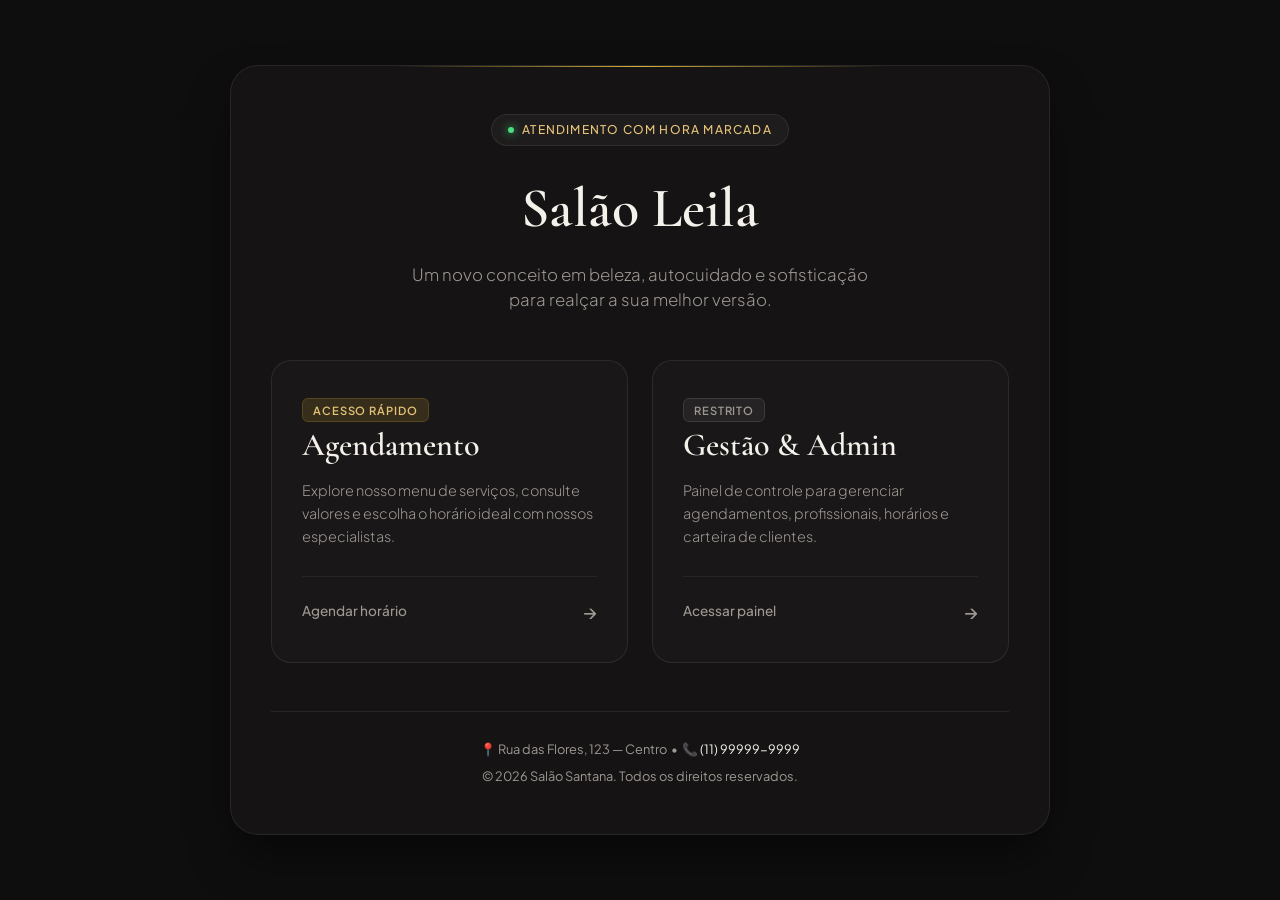
<file: templates/public/index.html>
<!DOCTYPE html>
<html lang="pt-BR">
<head>
    <meta charset="UTF-8">
    <meta name="viewport" content="width=device-width, initial-scale=1.0">
    <title>Salão Leila — Beauty & Concept</title>
    
    <!-- Google Fonts: Cormorant Garamond (Editorial de Luxo) + Plus Jakarta Sans (Moderna) -->
    <link rel="preconnect" href="https://fonts.googleapis.com">
    <link rel="preconnect" href="https://fonts.gstatic.com" crossorigin>
    <link href="https://fonts.googleapis.com/css2?family=Cormorant+Garamond:ital,wght@0,600;1,400&family=Plus+Jakarta+Sans:wght@300;400;500;600&display=swap" rel="stylesheet">
    
    <!-- Puxando TODO o estilo visual do seu arquivo CSS externo -->
    <link rel="stylesheet" href="/static/style.css">
</head>
<body>

    <div class="portal-container">
        
        <header class="portal-header">
            <div class="tag-status">Atendimento com Hora Marcada</div>
            <h1>Salão Leila <span></span></h1>
            <p>Um novo conceito em beleza, autocuidado e sofisticação para realçar a sua melhor versão.</p>
        </header>

        <nav class="opcoes-grid">
            <!-- OPÇÃO 1: CLIENTE -->
            <a href="/agendar" class="card-acesso card-cliente">
                <div>
                    <span class="card-badge badge-cliente">Acesso Rápido</span>
                    <div class="card-conteudo">
                        <h2>Agendamento</h2>
                        <p>Explore nosso menu de serviços, consulte valores e escolha o horário ideal com nossos especialistas.</p>
                    </div>
                </div>
                <div class="card-footer">
                    <span>Agendar horário</span>
                    <span class="seta-link">→</span>
                </div>
            </a>

            <!-- OPÇÃO 2: ADMINISTRAÇÃO -->
            <a href="/admin" class="card-acesso card-admin">
                <div>
                    <span class="card-badge badge-admin">Restrito</span>
                    <div class="card-conteudo">
                        <h2>Gestão & Admin</h2>
                        <p>Painel de controle para gerenciar agendamentos, profissionais, horários e carteira de clientes.</p>
                    </div>
                </div>
                <div class="card-footer">
                    <span>Acessar painel</span>
                    <span class="seta-link">→</span>
                </div>
            </a>
        </nav>

        <footer class="portal-footer">
            <p>📍 Rua das Flores, 123 — Centro &nbsp;•&nbsp; 📞 <span>(11) 99999-9999</span></p>
            <p>&copy; 2026 Salão Santana. Todos os direitos reservados.</p>
        </footer>

    </div>

</body>
</html>
</file>
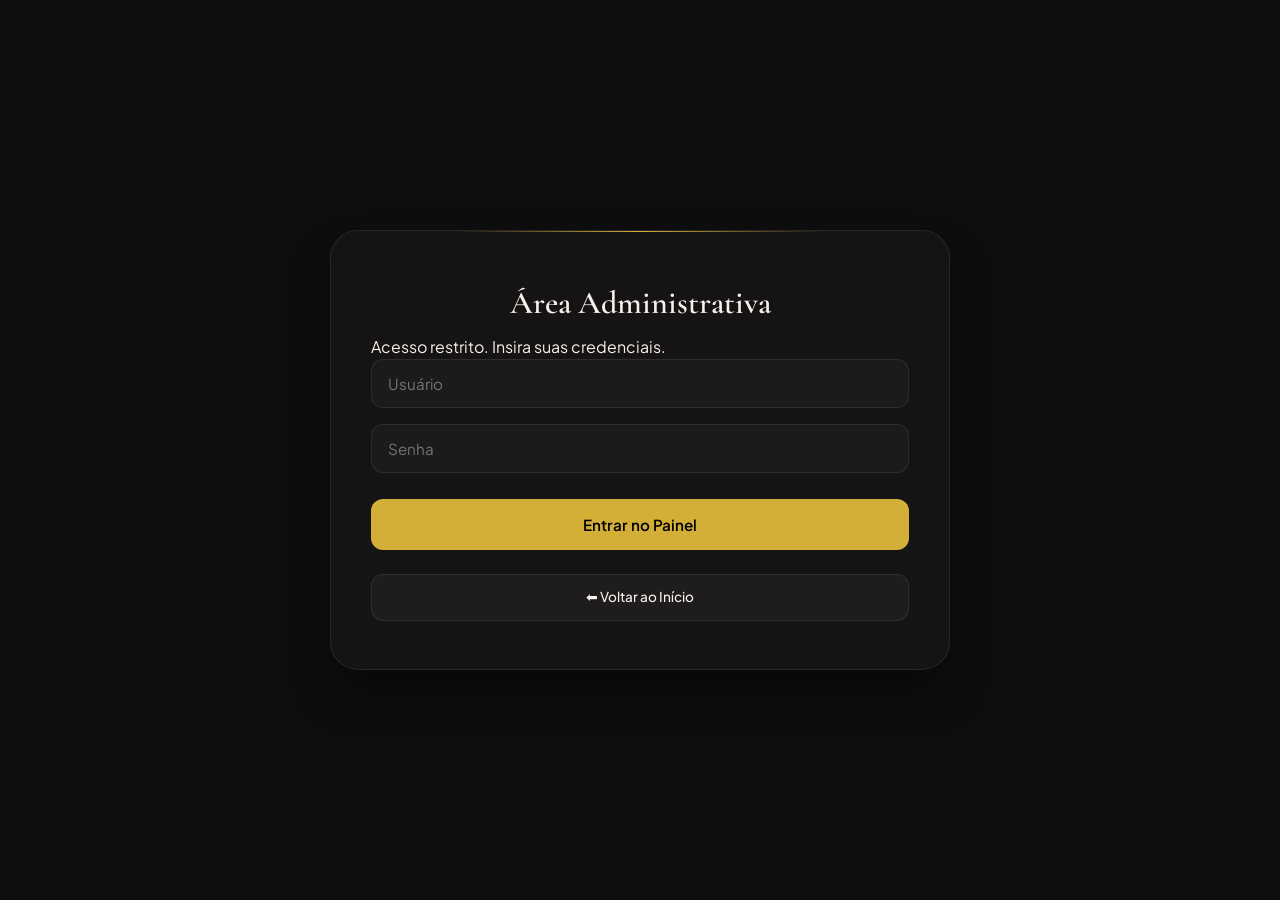
<file: templates/admin/login.html>
<!DOCTYPE html>
<html lang="pt-BR">
<head>
    <meta charset="UTF-8">
    <meta name="viewport" content="width=device-width, initial-scale=1.0">
    <title>Login Admin | Salão Santana</title>
    <link rel="stylesheet" href="/static/style.css">
</head>
<body>

<div class="container">

    <header class="page-header">
        <h1>Área Administrativa</h1>
        <p class="subtitle">Acesso restrito. Insira suas credenciais.</p>
    </header>

    <form id="loginForm">

        <div class="form-group">
            <input
                type="text"
                id="usuario"
                placeholder="Usuário"
                required
                autocomplete="username"
            >
        </div>

        <div class="form-group">
            <input
                type="password"
                id="senha"
                placeholder="Senha"
                required
                autocomplete="current-password"
            >
        </div>

        <!-- Botão principal padronizado com .btn-confirmar (Dourado) -->
        <button type="submit" id="btnEntrar" class="btn-confirmar">
            Entrar no Painel
        </button>

        <!-- Botão de voltar padronizado com as classes da barra de navegação -->
        <a href="/" class="btn-nav btn-nav-voltar" style="margin-top: 8px;">
            ⬅ Voltar ao Início
        </a>

        <!-- Mensagem de erro -->
        <p id="mensagemErro" class="mensagem-erro">Usuário ou senha inválidos!</p>

    </form>

</div>

<script>
const form = document.getElementById("loginForm");
const btnEntrar = document.getElementById("btnEntrar");
const mensagemErro = document.getElementById("mensagemErro");

form.addEventListener("submit", async function(evento) {
    evento.preventDefault();

    const usuario = document.getElementById("usuario").value.trim();
    const senha = document.getElementById("senha").value;

    // 1. Feedback visual: desativa o botão enquanto consulta o servidor
    const textoOriginal = btnEntrar.innerText;
    btnEntrar.innerText = "Verificando...";
    btnEntrar.disabled = true;
    mensagemErro.style.display = "none";

    try {
        // 2. Envia os dados de forma segura para o servidor (Backend)
        const resposta = await fetch("/login", {
            method: "POST",
            headers: {
                "Content-Type": "application/json"
            },
            body: JSON.stringify({
                usuario: usuario,
                senha: senha
            })
        });

        // 3. Verifica a resposta do servidor
        if (resposta.ok) {
            // Login autorizado pelo servidor! Redireciona para o painel
            window.location.href = "/admin/dashboard";
        } else {
            // Erro de autenticação (401 Não Autorizado ou 400)
            const dadosErro = await resposta.json().catch(() => null);
            mensagemErro.innerText = (dadosErro && dadosErro.erro) ? dadosErro.erro : "Usuário ou senha inválidos!";
            mensagemErro.style.display = "block";
        }

    } catch (erro) {
        // Erro de conexão com o servidor
        mensagemErro.innerText = "Erro de conexão com o servidor. Tente novamente.";
        mensagemErro.style.display = "block";
    } finally {
        // 4. Reativa o botão em caso de erro para tentar de novo
        btnEntrar.innerText = textoOriginal;
        btnEntrar.disabled = false;
    }
});
</script>

</body>
</html>
</file>
<file: static/style.css>
/* ==========================================================================
   SALÃO SANTANA — STYLE.CSS (PORTAL & SISTEMA DE AGENDAMENTO)
   ========================================================================== */

/* 1. GOOGLE FONTS */
@import url('https://fonts.googleapis.com/css2?family=Cormorant+Garamond:ital,wght@0,600;1,400&family=Plus+Jakarta+Sans:wght@300;400;500;600&display=swap');

/* 2. VARIÁVEIS DO DESIGN SYSTEM */
:root {
    --cor-fundo: #0F0E0E;
    --cor-superficie: #181616;
    --cor-superficie-clara: rgba(255, 255, 255, 0.03);
    --cor-borda: rgba(255, 255, 255, 0.08);
    --cor-borda-foco: rgba(212, 175, 55, 0.5);
    
    --cor-ouro: #D4AF37;
    --cor-ambar: #E5C378;
    --cor-texto: #F4F0EA;
    --cor-subtexto: #9E9893;
    
    --sombra-luxo: 0 25px 50px -12px rgba(0, 0, 0, 0.6);
    --raio-borda: 14px;
}

/* 3. RESET E ESTILOS GERAIS */
* {
    box-sizing: border-box;
    margin: 0;
    padding: 0;
}

body {
    font-family: 'Plus Jakarta Sans', sans-serif;
    background-color: var(--cor-fundo);
    
    /* CAMADA 1: Película escura para apagar a imagem (88% a 92% escura)
       CAMADA 2: O link da sua imagem de fundo */
    background-image: 
        linear-gradient(rgba(15, 14, 14, 0.88), rgba(15, 14, 14, 0.92)),
        url('https://images.unsplash.com/photo-1585747860715-2ba37e788b70?auto=format&fit=crop&w=1920&q=80');
    
    background-size: cover;
    background-position: center;
    background-attachment: fixed;
    background-repeat: no-repeat;
    
    color: var(--cor-texto);
    min-height: 100vh;
    padding: 24px;
    line-height: 1.5;
    display: flex;
    align-items: center;
    justify-content: center;
}

h1, h2, h3 {
    font-family: 'Cormorant Garamond', serif;
    font-weight: 600;
    color: var(--cor-texto);
    text-align: center;
    margin-bottom: 8px;
}

/* ==========================================================================
   4. CONTÊINERES (.portal-container & .container)
   ========================================================================== */
.portal-container,
.container {
    width: 100%;
    margin: 20px auto;
    background: rgba(24, 22, 22, 0.75);
    backdrop-filter: blur(20px);
    -webkit-backdrop-filter: blur(20px);
    border: 1px solid var(--cor-borda);
    border-radius: 28px;
    padding: 48px 40px;
    box-shadow: var(--sombra-luxo);
    position: relative;
    overflow: hidden;
}

.portal-container { max-width: 820px; }
.container { max-width: 620px; }

.portal-container::before,
.container::before {
    content: '';
    position: absolute;
    top: 0;
    left: 20%;
    right: 20%;
    height: 1px;
    background: linear-gradient(90deg, transparent, var(--cor-ouro), transparent);
}

/* ==========================================================================
   5. CABEÇALHOS & SUBTÍTULOS
   ========================================================================== */
.portal-header {
    text-align: center;
    margin-bottom: 48px;
}

.subtitulo {
    text-align: center;
    color: var(--cor-subtexto);
    font-size: 0.95rem;
    font-weight: 300;
    margin-bottom: 28px;
}

/* ==========================================================================
   6. BARRA DE NAVEGAÇÃO SUPERIOR (.botoes-topo)
   ========================================================================== */
.botoes-topo {
    display: flex;
    gap: 12px;
    margin-bottom: 32px;
}

.btn-nav {
    flex: 1;
    text-align: center;
    text-decoration: none;
    padding: 12px;
    border-radius: 12px;
    font-size: 0.85rem;
    font-weight: 500;
    transition: all 0.3s ease;
    border: 1px solid var(--cor-borda);
    display: flex;
    align-items: center;
    justify-content: center;
    gap: 8px;
}

.btn-nav-voltar {
    background: rgba(255, 255, 255, 0.04);
    color: var(--cor-texto);
}

.btn-nav-voltar:hover {
    background: rgba(255, 255, 255, 0.08);
    border-color: rgba(255, 255, 255, 0.2);
}

.btn-nav-historico {
    background: rgba(212, 175, 55, 0.1);
    color: var(--cor-ambar);
    border-color: rgba(212, 175, 55, 0.25);
}

.btn-nav-historico:hover {
    background: rgba(212, 175, 55, 0.2);
    box-shadow: 0 4px 15px rgba(212, 175, 55, 0.15);
}

/* ==========================================================================
   7. FORMULÁRIOS E INPUTS
   ========================================================================== */
form {
    display: flex;
    flex-direction: column;
    gap: 16px;
}

input[type="text"],
input[type="password"],
input[type="number"],
input[type="tel"],
input[type="email"],
input[type="datetime-local"],
select {
    width: 100%;
    padding: 14px 16px;
    background: var(--cor-superficie-clara);
    border: 1px solid var(--cor-borda);
    border-radius: 12px;
    color: var(--cor-texto);
    font-family: 'Plus Jakarta Sans', sans-serif;
    font-size: 0.95rem;
    transition: all 0.3s ease;
    color-scheme: dark; /* Garante que o ícone do calendário fique claro */
}

/* Brilho dourado ao clicar em qualquer campo ou select */
input:focus,
select:focus {
    outline: none;
    border-color: var(--cor-borda-foco);
    background: rgba(255, 255, 255, 0.05);
    box-shadow: 0 0 0 3px rgba(212, 175, 55, 0.1);
}

/* Fundo escuro e texto claro para a listinha suspensa quando aberta */
select option {
    background-color: #181616;
    color: var(--cor-texto);
    padding: 12px;
}


/* ==========================================================================
   8. CAIXA DE SERVIÇOS (.caixa-servicos)
   ========================================================================== */
.caixa-servicos {
    background: var(--cor-superficie-clara);
    border: 1px solid var(--cor-borda);
    border-radius: 12px;
    padding: 16px;
    max-height: 220px;
    overflow-y: auto;
    display: flex;
    flex-direction: column;
    gap: 10px;
}

/* Scrollbar fina para a caixa de serviços */
.caixa-servicos::-webkit-scrollbar {
    width: 6px;
}
.caixa-servicos::-webkit-scrollbar-thumb {
    background: rgba(255, 255, 255, 0.15);
    border-radius: 10px;
}

.caixa-servicos label {
    display: flex;
    align-items: center;
    gap: 12px;
    padding: 10px 12px;
    background: rgba(255, 255, 255, 0.02);
    border: 1px solid transparent;
    border-radius: 8px;
    cursor: pointer;
    font-size: 0.9rem;
    color: var(--cor-texto);
    transition: all 0.2s ease;
}

.caixa-servicos label:hover {
    background: rgba(212, 175, 55, 0.08);
    border-color: rgba(212, 175, 55, 0.2);
}

.caixa-servicos input[type="checkbox"] {
    accent-color: var(--cor-ouro);
    width: 18px;
    height: 18px;
    cursor: pointer;
}

/* ==========================================================================
   9. BOTÃO DE CONFIRMAÇÃO
   ========================================================================== */
.btn-confirmar {
    width: 100%;
    padding: 16px;
    margin-top: 10px;
    background: var(--cor-ouro);
    color: #000000;
    border: none;
    border-radius: 12px;
    font-family: 'Plus Jakarta Sans', sans-serif;
    font-size: 0.95rem;
    font-weight: 600;
    cursor: pointer;
    transition: all 0.3s ease;
}

.btn-confirmar:hover {
    background: var(--cor-ambar);
    box-shadow: 0 8px 25px rgba(212, 175, 55, 0.3);
    transform: translateY(-2px);
}

.btn-confirmar:disabled {
    background: var(--cor-subtexto);
    cursor: not-allowed;
    transform: none;
    box-shadow: none;
}

/* ==========================================================================
   10. ESTILOS EXCLUSIVOS DO PORTAL (TELA INICIAL)
   ========================================================================== */
.tag-status {
    display: inline-flex;
    align-items: center;
    gap: 8px;
    background: rgba(255, 255, 255, 0.04);
    border: 1px solid rgba(255, 255, 255, 0.08);
    padding: 6px 16px;
    border-radius: 50px;
    font-size: 0.75rem;
    font-weight: 500;
    letter-spacing: 0.1em;
    text-transform: uppercase;
    color: var(--cor-ambar);
    margin-bottom: 20px;
}

.tag-status::before {
    content: '';
    width: 6px;
    height: 6px;
    background-color: #4ADE80;
    border-radius: 50%;
    box-shadow: 0 0 10px #4ADE80;
}

.portal-header h1 {
    font-size: 3.5rem;
    margin-bottom: 12px;
}

.portal-header h1 span {
    font-style: italic;
    font-weight: 400;
    color: var(--cor-ambar);
}

.portal-header p {
    color: var(--cor-subtexto);
    font-size: 1.05rem;
    font-weight: 300;
    max-width: 460px;
    margin: 0 auto;
}

.opcoes-grid {
    display: grid;
    grid-template-columns: 1fr 1fr;
    gap: 24px;
    margin-bottom: 48px;
}

.card-acesso {
    position: relative;
    background: rgba(255, 255, 255, 0.02);
    border: 1px solid var(--cor-borda);
    border-radius: 20px;
    padding: 36px 30px;
    text-decoration: none;
    color: var(--cor-texto);
    transition: all 0.4s cubic-bezier(0.16, 1, 0.3, 1);
    display: flex;
    flex-direction: column;
    justify-content: space-between;
}

.card-acesso:hover {
    transform: translateY(-6px);
    background: rgba(255, 255, 255, 0.04);
    border-color: rgba(212, 175, 55, 0.3);
    box-shadow: 0 20px 40px rgba(0, 0, 0, 0.4);
}

.card-acesso:hover .seta-link {
    transform: translateX(6px);
    color: var(--cor-ambar);
}

.card-badge {
    align-self: flex-start;
    font-size: 0.7rem;
    text-transform: uppercase;
    letter-spacing: 0.08em;
    padding: 4px 10px;
    border-radius: 6px;
    margin-bottom: 24px;
    font-weight: 600;
}

.badge-cliente {
    background: rgba(212, 175, 55, 0.15);
    color: var(--cor-ambar);
    border: 1px solid rgba(212, 175, 55, 0.2);
}

.badge-admin {
    background: rgba(255, 255, 255, 0.05);
    color: var(--cor-subtexto);
    border: 1px solid rgba(255, 255, 255, 0.1);
}

.card-conteudo h2 {
    font-size: 2rem;
    text-align: left;
    margin-bottom: 10px;
}

.card-conteudo p {
    color: var(--cor-subtexto);
    font-size: 0.9rem;
    line-height: 1.6;
    margin-bottom: 28px;
    font-weight: 300;
}

.card-footer {
    display: flex;
    align-items: center;
    justify-content: space-between;
    border-top: 1px solid rgba(255, 255, 255, 0.06);
    padding-top: 20px;
    font-size: 0.85rem;
    font-weight: 500;
    color: var(--cor-subtexto);
}

.seta-link {
    font-size: 1.2rem;
    transition: transform 0.3s ease, color 0.3s ease;
}

.portal-footer {
    text-align: center;
    border-top: 1px solid var(--cor-borda);
    padding-top: 28px;
    font-size: 0.8rem;
    color: var(--cor-subtexto);
    display: flex;
    flex-direction: column;
    gap: 8px;
}

.portal-footer span {
    color: var(--cor-texto);
}

/* ==========================================================================
   11. RESPONSIVIDADE
   ========================================================================== */
@media (max-width: 768px) {
    .portal-container,
    .container {
        padding: 32px 20px;
    }

    .portal-header h1 {
        font-size: 2.6rem;
    }

    .opcoes-grid {
        grid-template-columns: 1fr;
    }

    .botoes-topo {
        flex-direction: column;
    }
}


/* Estilo para a mensagem de erro do login no Dark Mode */
.mensagem-erro {
    color: #ff6b6b; /* Vermelho suave que contrasta bem no fundo escuro */
    background-color: rgba(255, 107, 107, 0.1);
    border: 1px solid rgba(255, 107, 107, 0.3);
    padding: 10px 15px;
    border-radius: 4px;
    text-align: center;
    margin-top: 16px;
    font-weight: 500;
    display: none; /* Escondido por padrão */
}

/* Ajuste opcional para o botão de login de destaque */
.btn-login {
    width: 100%;
    margin-bottom: 8px;
}

/* =========================================================
   ESTILOS ESPECÍFICOS: HISTÓRICO DO CLIENTE 
========================================================= */

/* Barra de Busca de E-mail */
.caixa-busca {
    display: flex;
    gap: 12px;
    align-items: center;
    margin-bottom: 24px;
}

.caixa-busca input[type="email"] {
    flex: 1;
    margin-bottom: 0;
}

.btn-buscar {
    width: auto !important;
    padding: 14px 28px;
    margin-top: 0 !important;
}

/* Linha Divisória Elegante */
.divider {
    border: none;
    height: 1px;
    background: linear-gradient(90deg, transparent, var(--cor-borda), transparent);
    margin: 32px 0;
}

/* Cards da Lista de Histórico */
.item-list {
    list-style: none;
    display: flex;
    flex-direction: column;
    gap: 16px;
    padding: 0;
}

.card-item {
    background: rgba(255, 255, 255, 0.02);
    border: 1px solid var(--cor-borda);
    border-radius: 14px;
    padding: 20px;
    transition: all 0.3s ease;
    display: flex;
    flex-direction: column;
    justify-content: space-between;
}

.card-item:hover {
    background: rgba(255, 255, 255, 0.04);
    border-color: rgba(212, 175, 55, 0.3);
}

.item-info {
    color: var(--cor-texto);
    font-size: 0.95rem;
    line-height: 1.6;
}

.item-info strong {
    color: #e0e0e0;
    font-weight: 600;
}

/* Aviso discreto de 48h em tom âmbar suave */
.aviso-telefone {
    color: #e5a93b;
    background: rgba(229, 169, 59, 0.1);
    border: 1px solid rgba(229, 169, 59, 0.25);
    font-size: 0.85rem;
    font-weight: 500;
    padding: 10px 14px;
    border-radius: 6px;
    margin-top: 12px;
    line-height: 1.4;
}

/* Mensagem de status discreta durante busca */
.status-msg {
    text-align: center;
    color: var(--cor-subtexto);
    margin: 24px 0;
    font-style: italic;
}

/* Responsividade da busca no celular */
@media (max-width: 600px) {
    .caixa-busca {
        flex-direction: column;
        align-items: stretch;
    }
    .btn-buscar {
        width: 100% !important;
    }
}

/* 
   BOTÃO DE ALTERAR DATA E PAINEL DE EDIÇÃO (HISTÓRICO)
 */

/* Estilo sofisticado para o botão 📅 Alterar Data */
.btn-editar-data {
    background-color: rgba(255, 255, 255, 0.05);
    color: var(--cor-ambar);
    border: 1px solid rgba(229, 195, 120, 0.3);
    padding: 8px 16px;
    border-radius: 8px;
    cursor: pointer;
    font-family: 'Plus Jakarta Sans', sans-serif;
    font-size: 0.85rem;
    font-weight: 500;
    transition: all 0.3s ease;
    margin-top: 12px;
    display: inline-flex;
    align-items: center;
    gap: 6px;
}

.btn-editar-data:hover {
    background-color: rgba(212, 175, 55, 0.15);
    border-color: var(--cor-ouro);
    color: #ffffff;
    transform: translateY(-2px);
}

/* Garante o design do painel quando ele for aberto pelo JavaScript */
.painel-edicao {
    background: rgba(24, 22, 22, 0.95);
    padding: 24px;
    border-radius: 14px;
    margin-top: 24px;
    border: 1px solid rgba(212, 175, 55, 0.4);
    box-shadow: 0 15px 35px rgba(0, 0, 0, 0.6);
}

.botoes-edicao {
    display: flex;
    gap: 12px;
    margin-top: 16px;
    flex-wrap: wrap;
}

/* =========================================================
   ESTILOS ESPECÍFICOS: DASHBOARD ADMIN (SALÃO SANTANA)
========================================================= */

/* Cabeçalho superior do Dashboard */
.cabecalho-dashboard {
    display: flex;
    justify-content: space-between;
    align-items: center;
    margin-bottom: 28px;
    flex-wrap: wrap;
    gap: 16px;
}

.cabecalho-dashboard h1 {
    margin: 0;
    font-size: 2.2rem;
    text-align: left;
}

.cabecalho-dashboard .subtitle {
    margin-top: 4px;
    text-align: left;
}

/* Menu de navegação administrativa */
.menu-admin {
    margin-bottom: 36px;
    border-bottom: 1px solid var(--cor-borda);
    padding-bottom: 20px;
}

/* Grid de Cards de Estatísticas */
.cards-grid {
    display: grid;
    grid-template-columns: repeat(auto-fit, minmax(210px, 1fr));
    gap: 20px;
    margin-top: 10px;
}

.card-metric {
    background: rgba(255, 255, 255, 0.02);
    border: 1px solid var(--cor-borda);
    border-radius: 16px;
    padding: 28px 20px;
    display: flex;
    flex-direction: column;
    justify-content: center;
    align-items: center;
    text-align: center;
    transition: all 0.3s cubic-bezier(0.16, 1, 0.3, 1);
    position: relative;
    overflow: hidden;
}

.card-metric:hover {
    transform: translateY(-5px);
    background: rgba(255, 255, 255, 0.04);
    box-shadow: 0 15px 30px rgba(0, 0, 0, 0.4);
}

.card-metric h2 {
    margin-top: 0;
    font-size: 0.85rem;
    color: var(--cor-subtexto);
    text-transform: uppercase;
    letter-spacing: 0.08em;
    font-family: 'Plus Jakarta Sans', sans-serif;
    font-weight: 500;
}

.card-metric p {
    font-size: 2.3rem;
    font-weight: 600;
    margin: 12px 0 0 0;
    font-family: 'Cormorant Garamond', serif;
}

/* Borda inferior e cores sofisticadas para cada métrica */
.card-clientes {
    border-bottom: 3px solid #a0a0a0;
}
.card-clientes p {
    color: #e0e0e0;
}

.card-agendamentos {
    border-bottom: 3px solid var(--cor-ambar);
}
.card-agendamentos p {
    color: var(--cor-ambar);
}

.card-concluidos {
    border-bottom: 3px solid var(--cor-ouro);
}
.card-concluidos p {
    color: var(--cor-ouro);
}

.card-faturamento {
    border-bottom: 3px solid #4ADE80; /* Verde esmeralda discreto e elegante */
}
.card-faturamento p {
    color: #4ADE80;
    font-size: 2.1rem;
}

/* Responsividade para telas menores */
@media (max-width: 600px) {
    .cabecalho-dashboard {
        flex-direction: column;
        align-items: flex-start;
    }
    
    .cabecalho-dashboard .btn-nav-voltar {
        width: 100% !important;
        text-align: center;
    }
}
</file>
